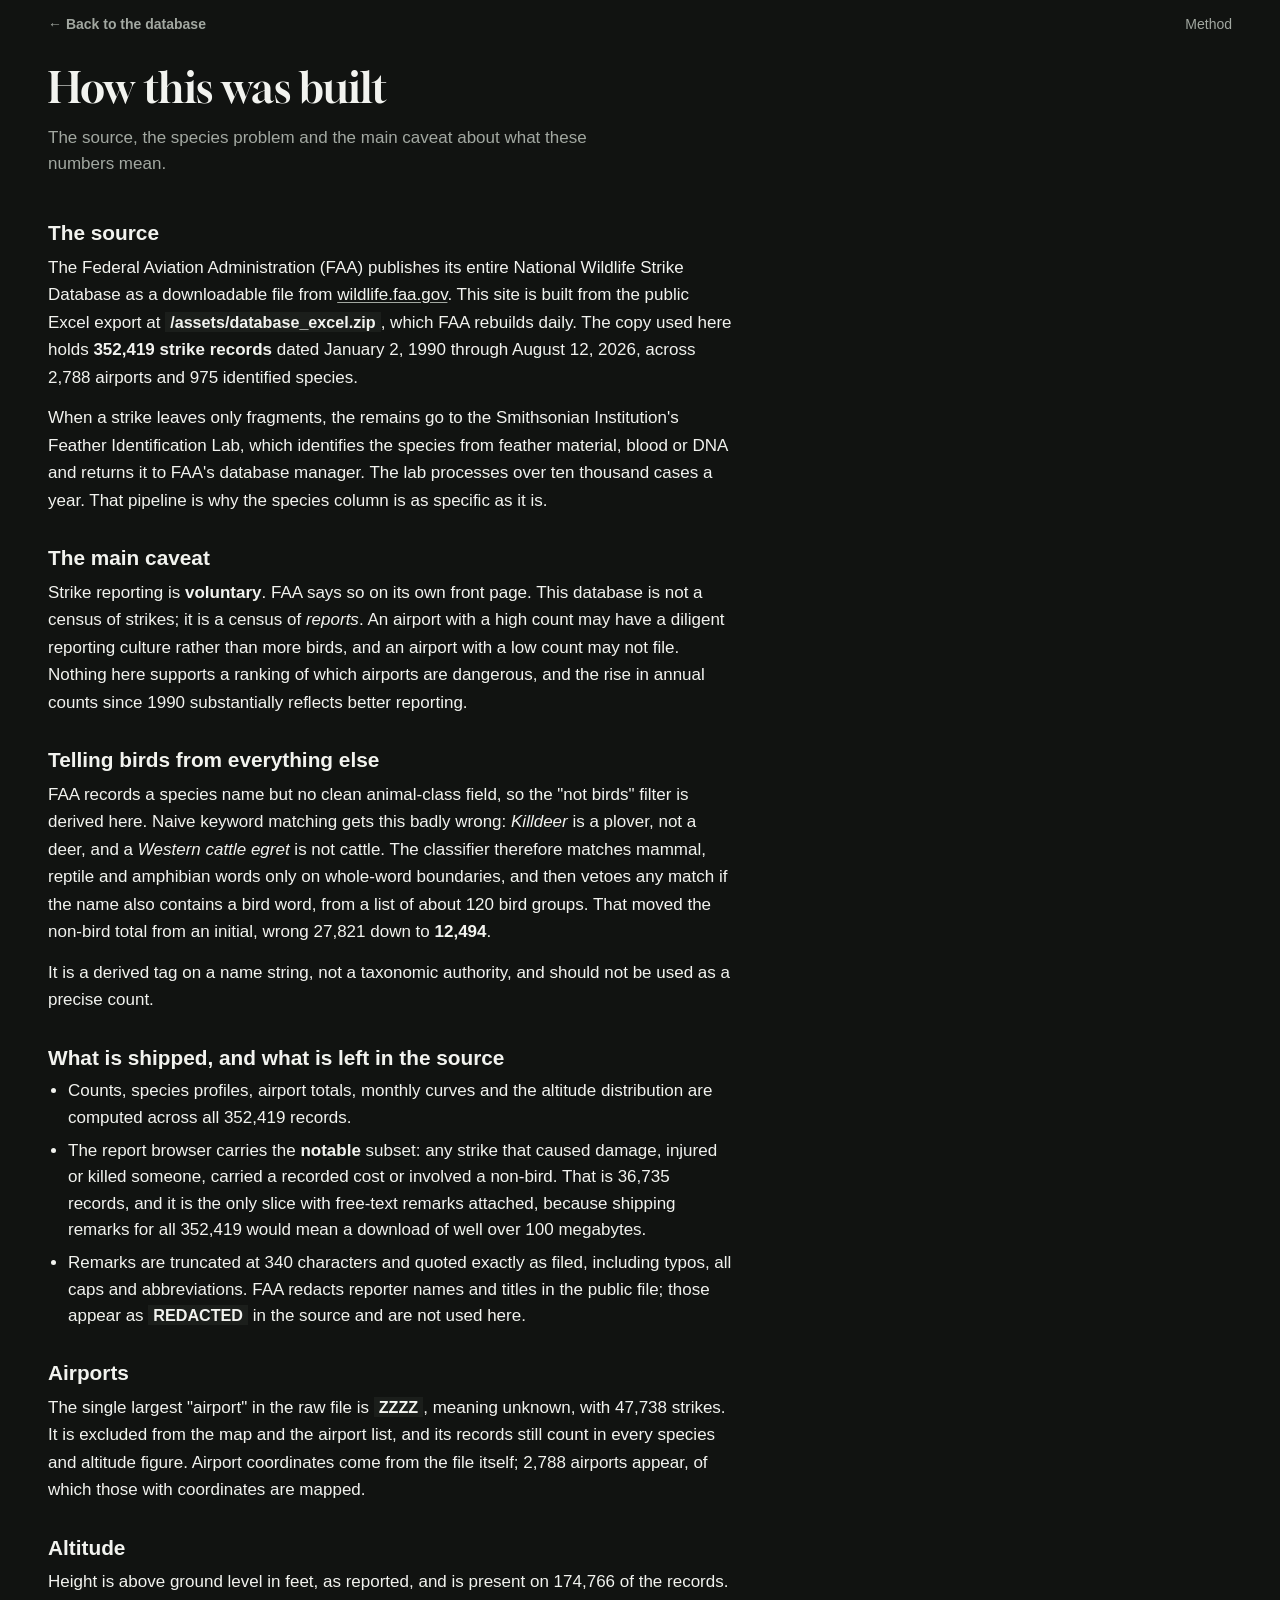
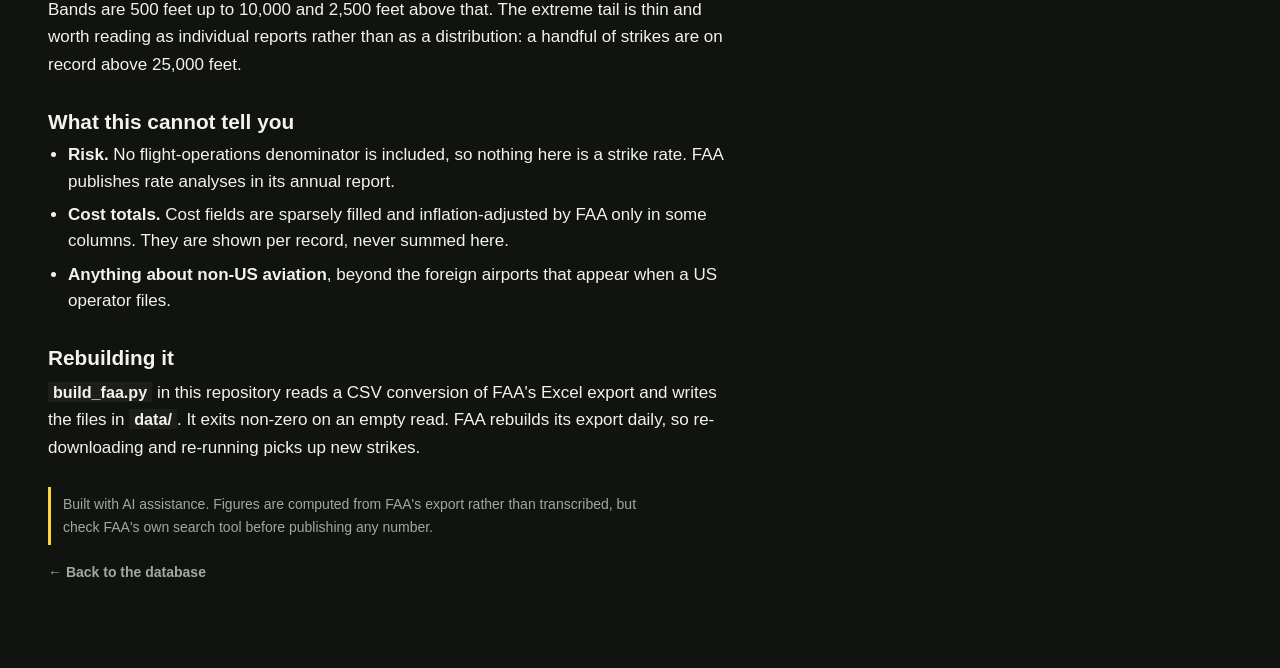
<file: methodology.html>
<!DOCTYPE html>
<html lang="en">
<head>
<meta charset="utf-8">
<meta name="viewport" content="width=device-width, initial-scale=1">
<title>How this was built — Struck</title>
<link rel="preconnect" href="https://fonts.googleapis.com">
<link rel="preconnect" href="https://fonts.gstatic.com" crossorigin>
<link href="https://fonts.googleapis.com/css2?family=Gloock&display=swap" rel="stylesheet">
<link rel="stylesheet" href="house.css">
<style>
:root{--accent:var(--cobalt)}
.doc{max-width:780px;padding:0 clamp(16px,4vw,48px) 70px}
.doc h2{font-family:var(--display);font-size:1.3rem;font-weight:700;margin:32px 0 9px}
.doc p{margin:0 0 13px;line-height:1.62}
.doc ul{margin:0 0 13px;padding-left:20px}.doc li{margin-bottom:7px;line-height:1.55}
code{font-family:var(--sans);font-weight:600;font-size:.95em;background:var(--bg2);padding:1px 5px}
.back{font-size:var(--t-small);font-weight:600;color:var(--fg2);text-decoration:none}
.back:hover{color:var(--fg)}
.head .sub{margin-bottom:6px}
</style>
</head>
<body>
<div class="sheet">
  <div class="strip"><a class="back" href="index.html">&larr; Back to the database</a><span>Method</span></div>
  <div class="head">
    <h1>How this was built</h1>
    <p class="sub">The source, the species problem and the main caveat about
      what these numbers mean.</p>
  </div>
  <div class="doc">

    <h2>The source</h2>
    <p>The Federal Aviation Administration (FAA) publishes its entire National Wildlife Strike Database as a downloadable file from
      <a href="https://wildlife.faa.gov/" target="_blank" rel="noopener">wildlife.faa.gov</a>. This site
      is built from the public Excel export at <code>/assets/database_excel.zip</code>, which FAA
      rebuilds daily. The copy used here holds <strong>352,419 strike records</strong> dated January 2,
      1990 through August 12, 2026, across 2,788 airports and 975 identified species.</p>
    <p>When a strike leaves only fragments, the remains go to the Smithsonian Institution's Feather
      Identification Lab, which identifies the species from feather material, blood or DNA and returns
      it to FAA's database manager. The lab processes over ten thousand cases a year. That pipeline is
      why the species column is as specific as it is.</p>

    <h2>The main caveat</h2>
    <p>Strike reporting is <strong>voluntary</strong>. FAA says so on its own front page. This database
      is not a census of strikes; it is a census of <em>reports</em>. An airport with a high count may
      have a diligent reporting culture rather than more birds, and an airport with a low count may
      not file. Nothing here supports a ranking of which airports are dangerous, and the rise
      in annual counts since 1990 substantially reflects better reporting.</p>

    <h2>Telling birds from everything else</h2>
    <p>FAA records a species name but no clean animal-class field, so the "not birds" filter is derived
      here. Naive keyword matching gets this badly wrong: <em>Killdeer</em> is a plover, not a deer, and
      a <em>Western cattle egret</em> is not cattle. The classifier therefore matches mammal, reptile
      and amphibian words only on whole-word boundaries, and then vetoes any match if the name also
      contains a bird word, from a list of about 120 bird groups. That moved the non-bird total from an
      initial, wrong 27,821 down to <strong>12,494</strong>.</p>
    <p>It is a derived tag on a name string, not a taxonomic authority, and should not be
      used as a precise count.</p>

    <h2>What is shipped, and what is left in the source</h2>
    <ul>
      <li>Counts, species profiles, airport totals, monthly curves and the altitude distribution are
        computed across all 352,419 records.</li>
      <li>The report browser carries the <strong>notable</strong> subset: any strike that caused damage,
        injured or killed someone, carried a recorded cost or involved a non-bird. That is 36,735
        records, and it is the only slice with free-text remarks attached, because shipping remarks for
        all 352,419 would mean a download of well over 100 megabytes.</li>
      <li>Remarks are truncated at 340 characters and quoted exactly as filed, including typos, all
        caps and abbreviations. FAA redacts reporter names and titles in the public file; those appear
        as <code>REDACTED</code> in the source and are not used here.</li>
    </ul>

    <h2>Airports</h2>
    <p>The single largest "airport" in the raw file is <code>ZZZZ</code>, meaning unknown, with 47,738
      strikes. It is excluded from the map and the airport list, and its records still count in every
      species and altitude figure. Airport coordinates come from the file itself; 2,788 airports appear,
      of which those with coordinates are mapped.</p>

    <h2>Altitude</h2>
    <p>Height is above ground level in feet, as reported, and is present on 174,766 of the records.
      Bands are 500 feet up to 10,000 and 2,500 feet above that. The extreme tail is thin and worth
      reading as individual reports rather than as a distribution: a handful of strikes are on record
      above 25,000 feet.</p>

    <h2>What this cannot tell you</h2>
    <ul>
      <li><strong>Risk.</strong> No flight-operations denominator is included, so nothing here is a
        strike rate. FAA publishes rate analyses in its annual report.</li>
      <li><strong>Cost totals.</strong> Cost fields are sparsely filled and inflation-adjusted by FAA
        only in some columns. They are shown per record, never summed here.</li>
      <li><strong>Anything about non-US aviation</strong>, beyond the foreign airports that appear when
        a US operator files.</li>
    </ul>

    <h2>Rebuilding it</h2>
    <p><code>build_faa.py</code> in this repository reads a CSV conversion of FAA's Excel export and
      writes the files in <code>data/</code>. It exits non-zero on an empty read. FAA rebuilds its
      export daily, so re-downloading and re-running picks up new strikes.</p>

    <p class="caution" style="margin-top:26px">Built with AI assistance. Figures are computed from FAA's
      export rather than transcribed, but check FAA's own search tool before publishing any number.</p>
    <p><a class="back" href="index.html">&larr; Back to the database</a></p>
  </div>
</div>
</body>
</html>
</file>
<file: house.css>
/* ============================================================
   HOUSE SYSTEM v5 — black
   Josh Greenman personal projects. Adopted 2026-09-23, replacing
   "muted riso" (kept as house-v4-muted-riso.css), which Josh called drab.

   Fonts: text and headings are Helvetica Neue (system); the h1 title is Gloock (add to <head>):
   <link href="https://fonts.googleapis.com/css2?family=Gloock&display=swap" rel="stylesheet">

   THE PAGE OPENS THE SAME WAY EVERY TIME, AND THEN IT DOESN'T:
     1. a quiet top line: source on the left, date range on the right
     2. h1: the project's name, modest size
     3. .finding: one plain sentence saying the main thing. Not a slogan.
     4. .lede: a short paragraph with the counts written into sentences
     5. the project's own chart, built from its data, before any tabs
   After that, anything goes: sections can switch ground (.g-paper,
   .g-ink with --band), and graphics can use as many of the eight inks
   as the data needs.

   RULES, so this stays itself:
   - Black ground by default. Paper and colour bands are per-section options.
   - No letterspaced all-caps labels. Labels are sentence case.
   - No stat tiles with giant numbers. Counts go into sentences.
   - No display word plus italic accent word in a colour.
   - No rounded corners, box shadows, gradients or glass.
   - No emoji as icons, no pill badges with rounded ends.
   - No monospace, glow or status-light "console" touches. Black here is
     a printed-poster black, not a terminal.
   - Colour carries meaning (category, series, state) and may be generous
     inside graphics. Text stays white or grey.
   - The headline is not oversold: h1 is the name, .finding is plain.

   Charts drawn in canvas or SVG must read colours from these tokens, not
   hard-coded hex, so they survive a ground change. Read them with:
     const s=getComputedStyle(el), t=n=>s.getPropertyValue('--'+n).trim();
   On black, overlapping marks use 'screen' blending; on paper, 'multiply'
   (the --blend token says which).
   ============================================================ */

:root,.g-black{
  --bg:#111311; --bg2:#1b1e1b; --fg:#f2f3ef; --fg2:#a2a8a1;
  --line:#3a3f3a; --line2:#262a26; --grid:rgba(255,255,255,.13); --blend:screen;
  --cobalt:#5b86ff; --vermilion:#ff6a45; --sun:#ffd23f; --mint:#3fd68f;
  --rose:#ff6fae; --cyan:#3cc8d8; --orange:#ff9f2e; --lilac:#b79bff;
  --accent:var(--cobalt);   /* the project's lead ink; override per project */
}
.g-paper{
  --bg:#f4f5f2; --bg2:#e7e9e4; --fg:#121412; --fg2:#5a5f5a;
  --line:#c3c8c1; --line2:#d8dcd6; --grid:rgba(18,20,18,.11); --blend:multiply;
  --cobalt:#1f4fd6; --vermilion:#d8401f; --sun:#b98d00; --mint:#13925a;
  --rose:#d23a7e; --cyan:#0f8a99; --orange:#cc6a00; --lilac:#6c4fd0;
}
.g-ink{ /* a full colour band; set --band on the element */
  --bg:var(--band,#ffd23f); --bg2:rgba(0,0,0,.06); --fg:#121412; --fg2:#3d3a2c;
  --line:rgba(18,20,18,.35); --line2:rgba(18,20,18,.18); --grid:rgba(18,20,18,.16); --blend:multiply;
  --cobalt:#1c3fae; --vermilion:#b8321a; --sun:#121412; --mint:#0d6e43;
  --rose:#a92363; --cyan:#0b6874; --orange:#8f4a00; --lilac:#4f36a8;
}
/* Legacy names from v4, mapped so older page code keeps working. */
:root,.g-black,.g-paper,.g-ink{
  --paper:var(--bg); --paper2:var(--bg2); --ink:var(--fg); --ink2:var(--fg2);
  --hair:var(--line); --hair2:var(--line2);
  --ink1:var(--cobalt); --ink2c:var(--mint); --ink3:var(--accent); --ink4:var(--sun); --ink5:var(--cyan);

  --sans:'Helvetica Neue',Helvetica,Arial,sans-serif;
  --display:'Helvetica Neue',Helvetica,Arial,sans-serif;
  --title:'Gloock',Georgia,serif;
  /* type scale */
  --t-micro:13px;   /* meta, axis, footnote */
  --t-small:14px;   /* labels, tabs, captions */
  --t-body:17px;
  --t-rec:1.12rem;
  --t-find:clamp(1.2rem,1.9vw,1.55rem);
  --t-h1:clamp(1.9rem,3.2vw,2.6rem);
}
:root{color-scheme:dark}
.g-paper,.g-ink{color-scheme:light}

*{box-sizing:border-box}
html,body{margin:0;padding:0}
body{background:var(--bg);color:var(--fg);font-family:var(--sans);font-size:var(--t-body);line-height:1.55;-webkit-font-smoothing:antialiased}
a{color:var(--fg);text-decoration-color:var(--fg2);text-underline-offset:2px}
a:hover{text-decoration-color:var(--fg)}
button{font-family:inherit}
:focus-visible{outline:2px solid var(--sun);outline-offset:2px}
.g-black,.g-paper,.g-ink{background:var(--bg);color:var(--fg)}

/* ---------- shell ---------- */
.sheet{max-width:1400px;margin:0 auto;position:relative}
.sec{padding:34px clamp(16px,4vw,48px)}
.strip{
  padding:14px clamp(16px,4vw,48px) 0;display:flex;justify-content:space-between;gap:6px 16px;flex-wrap:wrap;
  font-size:var(--t-small);color:var(--fg2);
}
.strip a{color:var(--fg2)}
.strip a:hover{color:var(--fg)}

/* ---------- opening ---------- */
.head{position:relative;padding:30px clamp(16px,4vw,48px) 6px}
.hmark{display:none} /* v4 corner marks were made for paper; the opening chart replaces them */
h1{font-family:var(--title);font-weight:400;margin:0;
  font-size:var(--t-h1);line-height:1.05;letter-spacing:0}
.finding{font-family:var(--display);font-weight:400;font-size:var(--t-find);
  line-height:1.3;margin:12px 0 0;max-width:40ch;text-wrap:pretty}
.sub,.lede{margin:16px 0 0;max-width:62ch;font-size:var(--t-body);line-height:1.55;color:var(--fg2)}
.sub b,.lede b{color:var(--fg);font-weight:700}
.src{margin:14px 0 0;font-size:var(--t-small);color:var(--fg2)}
.src a{color:var(--fg2)}

/* ---------- figures ---------- */
.fig{padding:26px clamp(16px,4vw,48px) 8px}
.figcap{display:flex;justify-content:space-between;flex-wrap:wrap;gap:6px 20px;font-size:var(--t-small);color:var(--fg2);margin:0 0 8px}
.figcap b{color:var(--fg)}
.key{display:inline-flex;align-items:center;gap:6px;margin-right:12px;white-space:nowrap;font-size:var(--t-small)}
.key i{width:10px;height:10px;display:inline-block}
.readout{font-size:15px;min-height:1.6em;margin-top:8px;font-variant-numeric:tabular-nums}
.readout b{color:var(--sun)}
canvas{display:block;max-width:100%}
.split{display:grid;grid-template-columns:minmax(0,1fr) minmax(0,1fr);gap:28px 44px}
@media(max-width:760px){.split{grid-template-columns:1fr}}
.pair{display:grid;grid-template-columns:1fr 1fr;gap:18px}
@media(max-width:560px){.pair{grid-template-columns:1fr}}
h2{font-family:var(--display);font-weight:700;font-size:1.6rem;line-height:1.12;margin:0 0 6px}
h3{font-family:var(--display);font-weight:700;font-size:1.35rem;line-height:1.15;margin:0 0 4px}
h4{font-size:15px;font-weight:700;margin:0 0 6px}
.aside{font-size:15px;color:var(--fg2);margin:0 0 16px;max-width:62ch}
/* heat grid: set background per cell from a ramp between --bg and an ink */
.heat{display:grid;gap:2px;font-size:var(--t-micro)}
.heat .h{color:var(--fg2);text-align:center}
.heat .n{padding-right:8px;white-space:nowrap;overflow:hidden;text-overflow:ellipsis;font-weight:600;align-self:center}
.heat .c{min-height:14px;display:block}
/* one square per item */
.waffle{display:grid;grid-template-columns:repeat(11,1fr);gap:3px;max-width:280px}
.waffle i{aspect-ratio:1;display:block}
.legend{display:flex;flex-wrap:wrap;gap:6px 16px;font-size:var(--t-small);margin-top:12px}
/* keyed list */
.list .row{display:grid;grid-template-columns:14px minmax(0,1fr) auto;gap:12px;align-items:baseline;padding:9px 0;border-top:1.5px solid var(--fg)}
.list .row:last-child{border-bottom:1.5px solid var(--fg)}
.list .sw{width:12px;height:12px;display:block;align-self:center}
.list .nm{font-family:var(--display);font-weight:650;font-size:var(--t-rec);line-height:1.15}
.list .sub{display:block;margin:2px 0 0;font-size:var(--t-small);color:var(--fg2)}
.list .num{font-family:var(--display);font-weight:600;font-variant-numeric:tabular-nums;text-align:right}

/* ---------- counts: legacy row, kept quiet. Prefer writing counts into .lede ---------- */
.capline{padding:10px clamp(16px,4vw,48px) 0;font-size:var(--t-small);color:var(--fg2)}
.capline b{color:var(--fg);font-weight:700}
.counts{display:flex;flex-wrap:wrap;gap:4px 28px;padding:8px clamp(16px,4vw,48px) 14px}
.counts div{display:flex;align-items:baseline;gap:7px}
.counts b{font-family:var(--display);font-weight:600;font-size:1.05rem;font-variant-numeric:tabular-nums}
.counts span{font-size:var(--t-small);color:var(--fg2)}

/* ---------- tabs ---------- */
.tabs{display:flex;flex-wrap:wrap;gap:0;padding:0 clamp(16px,4vw,48px);border-bottom:1px solid var(--line);margin-top:10px}
.tabs button{font-size:15px;font-weight:600;background:none;border:0;border-bottom:3px solid transparent;
  color:var(--fg2);padding:11px 14px 9px;cursor:pointer;margin-bottom:-1px}
.tabs button:hover{color:var(--fg)}
.tabs button.on{color:var(--fg);border-bottom-color:var(--accent)}

/* ---------- controls ---------- */
.controls{display:flex;gap:9px;flex-wrap:wrap;align-items:center;padding:14px clamp(16px,4vw,48px);border-bottom:1px solid var(--line2)}
input[type=search],input[type=text]{
  flex:1 1 260px;min-width:0;font-family:var(--sans);font-size:15px;font-weight:500;
  padding:10px 13px;border:1px solid var(--line);background:var(--bg2);color:var(--fg);border-radius:0;outline:none}
input[type=search]:focus,input[type=text]:focus{border-color:var(--fg)}
input::placeholder{color:var(--fg2)}
select{font-family:var(--sans);font-size:14px;font-weight:600;padding:10px 9px;border:1px solid var(--line);
  background:var(--bg2);color:var(--fg);border-radius:0}
.chip{font-size:var(--t-small);font-weight:600;padding:7px 11px;border:1px solid var(--line);background:transparent;
  color:var(--fg2);cursor:pointer;border-radius:0}
.chip:hover{border-color:var(--fg);color:var(--fg)}
.chip[aria-pressed=true]{background:var(--fg);color:var(--bg);border-color:var(--fg)}

/* ---------- panels and columns ---------- */
.cols{display:grid;grid-template-columns:1.08fr 1fr}
@media(max-width:900px){.cols{grid-template-columns:1fr}}
.cols>.col{padding:0;min-width:0}
.cols>.col:first-child{border-right:1px solid var(--line2)}
@media(max-width:900px){.cols>.col:first-child{border-right:0}}
.colhead{display:flex;justify-content:space-between;align-items:center;gap:12px;
  padding:12px clamp(16px,4vw,48px) 8px;font-size:var(--t-small);font-weight:600;color:var(--fg2);border-bottom:1px solid var(--line2)}
.pad{padding:16px clamp(16px,4vw,48px) 26px}

/* ---------- records ---------- */
.rec{display:block;width:100%;text-align:left;background:none;border:0;border-bottom:1px solid var(--line2);
  padding:11px clamp(16px,4vw,48px);cursor:pointer;font-family:inherit;color:inherit}
.rec:hover{background:var(--bg2)}
.rec.sel{background:var(--bg2);box-shadow:inset 4px 0 0 var(--accent)}
.rec b{font-family:var(--display);font-weight:600;font-size:var(--t-rec);display:block;line-height:1.25}
.rec .meta{font-style:normal;font-size:var(--t-small);color:var(--fg2);display:block;margin-top:3px}
.pill{display:inline-block;padding:0 6px;margin-right:7px;color:#111311;background:var(--mint);font-weight:700}
.pill.c{background:var(--cobalt)}
.pill.o{background:var(--accent)}

/* ---------- bars ---------- */
.brow{display:flex;align-items:center;gap:11px;padding:6px 0}
.brow span{width:110px;font-size:.94rem;font-weight:600;flex:none}
.brow i{height:12px;display:block;background:var(--accent)}
.brow u{text-decoration:none;font-family:var(--display);font-weight:600;margin-left:auto;font-variant-numeric:tabular-nums;font-size:.94rem}

/* ---------- tables ---------- */
table.h{width:100%;border-collapse:collapse;font-size:.94rem}
table.h th{font-size:var(--t-small);font-weight:700;color:var(--fg2);text-align:left;padding:7px 10px 7px 0;border-bottom:1.5px solid var(--fg)}
table.h td{padding:7px 10px 7px 0;border-bottom:1px solid var(--line2)}
table.h td.n,table.h th.n{text-align:right;font-variant-numeric:tabular-nums}

/* ---------- drawer for a single record ---------- */
.drawer{position:fixed;inset:0;z-index:900;display:none}
.drawer.open{display:block}
.drawer .scrim{position:absolute;inset:0;background:rgba(0,0,0,.6)}
.drawer .panel{position:absolute;top:0;right:0;height:100%;width:min(720px,100%);background:var(--bg);border-left:1px solid var(--line);overflow:auto}
.drawer .dhead{position:sticky;top:0;background:var(--bg2);border-bottom:1px solid var(--line);
  padding:14px 22px;display:flex;justify-content:space-between;gap:14px;align-items:flex-start;z-index:2}
.drawer .dhead .lbl{font-size:var(--t-small);color:var(--fg2)}
.drawer .dhead h2{margin:3px 0 0;font-size:1.4rem;line-height:1.16}
.xbtn{font-size:19px;line-height:1;background:none;border:1px solid var(--line);width:32px;height:32px;cursor:pointer;color:var(--fg);flex:none}
.xbtn:hover{border-color:var(--fg)}
.dbody{padding:18px 22px 60px}
dl.f{margin:0 0 18px;border-top:1px solid var(--line2)}
dl.f>div{display:grid;grid-template-columns:150px 1fr;gap:12px;padding:8px 0;border-bottom:1px solid var(--line2);font-size:.95rem}
dl.f dt{font-size:var(--t-small);color:var(--fg2);font-weight:600;padding-top:2px}
dl.f dd{margin:0}
@media(max-width:560px){dl.f>div{grid-template-columns:1fr;gap:2px}}
.narr h4{font-size:15px;font-weight:700;margin:22px 0 7px}
.narr p{margin:0 0 11px;font-size:1rem;line-height:1.62}
.srcbtn{display:inline-block;font-size:var(--t-small);font-weight:700;border:1px solid var(--fg);padding:9px 13px;
  text-decoration:none;color:var(--fg);margin-top:8px}
.srcbtn:hover{background:var(--fg);color:var(--bg)}

/* ---------- footer ---------- */
.foot{padding:22px clamp(16px,4vw,48px) 44px;border-top:1px solid var(--line2);font-size:.94rem;color:var(--fg2)}
.foot a{color:var(--fg)}
.caution{font-size:var(--t-small);color:var(--fg2);border-left:3px solid var(--sun);padding:6px 0 6px 12px;margin:0 0 14px;max-width:80ch;line-height:1.55}
.empty{padding:36px clamp(16px,4vw,48px);color:var(--fg2);font-size:.95rem}
</file>
